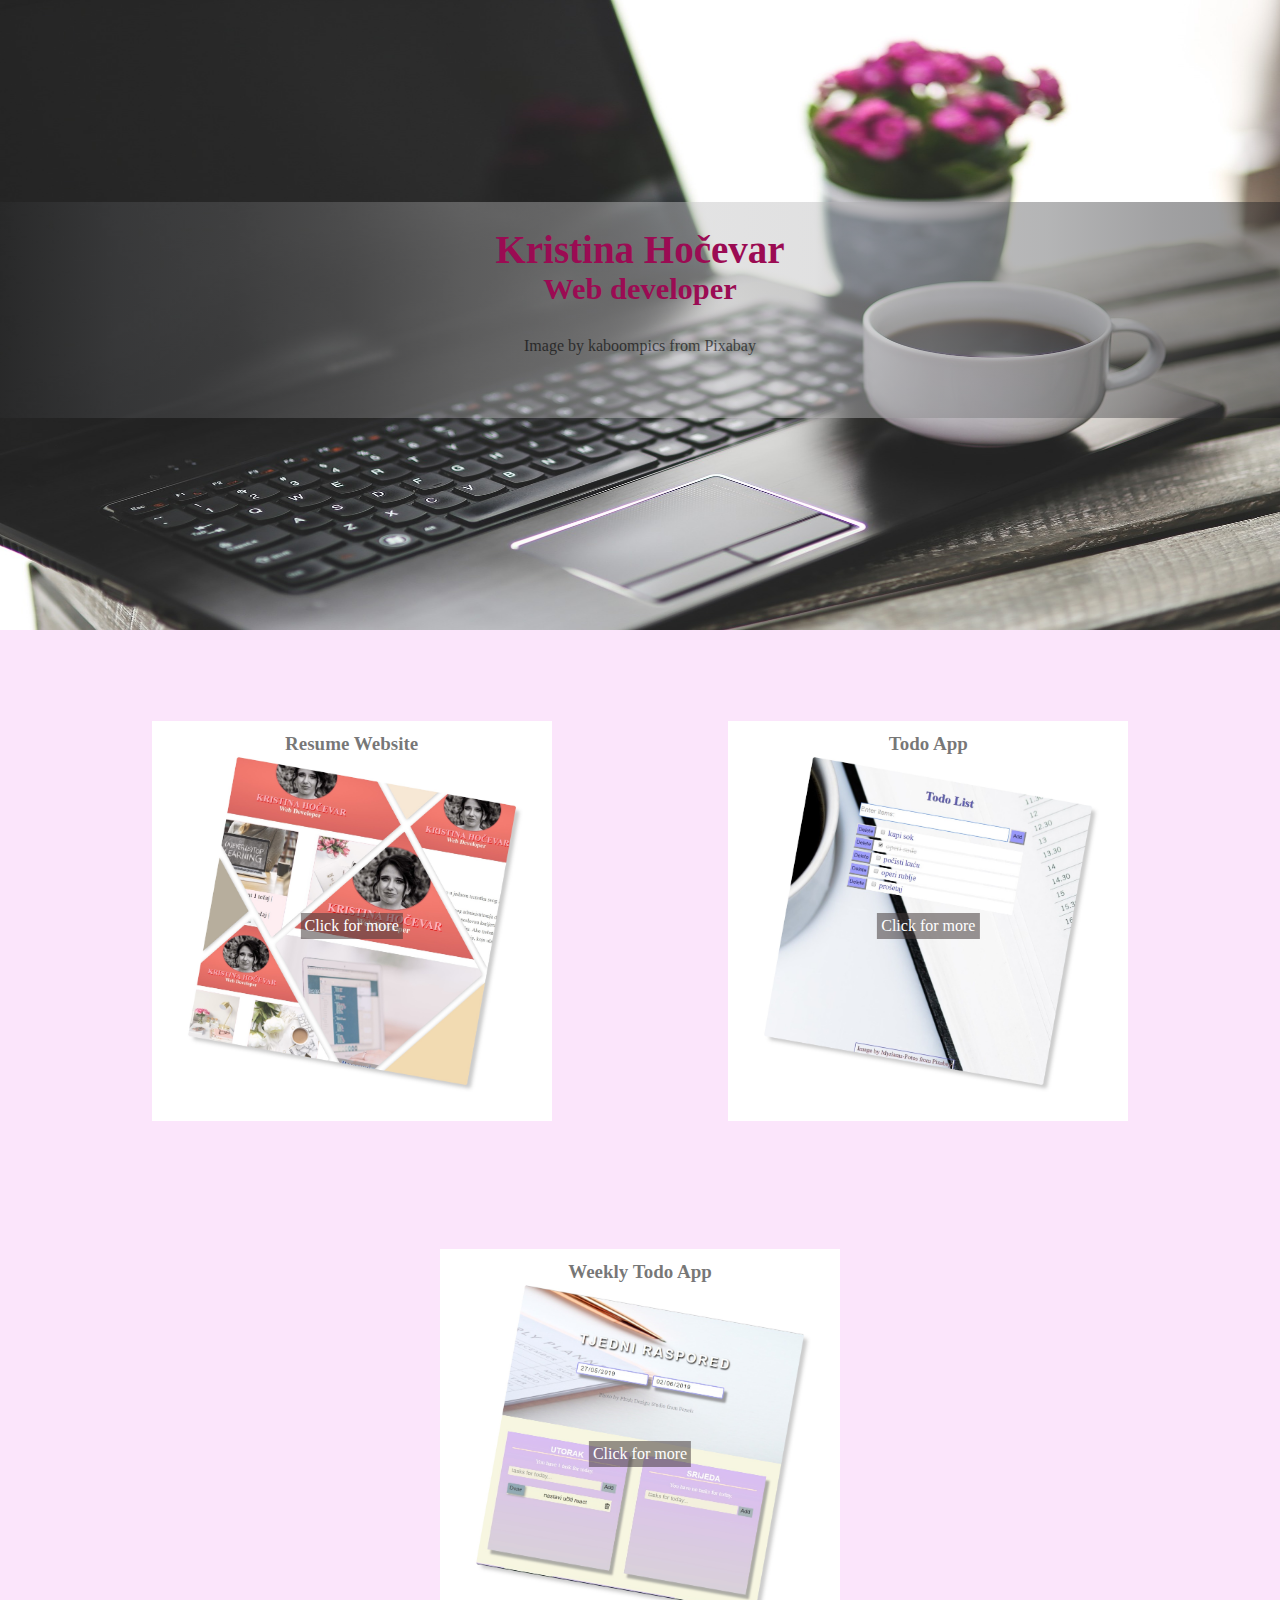
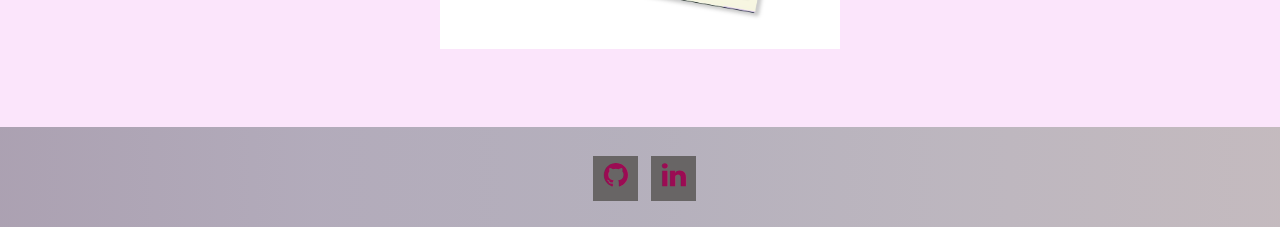
<file: templates/index.html>
<!DOCTYPE html>
<html lang="hr">
  <head>
    <meta charset="UTF-8">
    <meta name="description" content="web development portfolio website">
    <meta name="viewport" content="width=device-width, initial-scale=1.0">
    <link href="https://fonts.googleapis.com/css?family=Sarabun" rel="stylesheet">
    <link rel="stylesheet" href="https://use.fontawesome.com/releases/v5.8.1/css/all.css" 
     integrity="sha384-50oBUHEmvpQ+1lW4y57PTFmhCaXp0ML5d60M1M7uH2+nqUivzIebhndOJK28anvf" crossorigin="anonymous">
    <link href="https://cdnjs.cloudflare.com/ajax/libs/font-awesome/4.7.0/css/font-awesome.min.css" rel="stylesheet">
    <link href="../assets/css/style.css" rel="stylesheet">

    <title>Portfolio | Kristina H.</title>
  </head>
  <body>
      <header >
        <img id="header-img" src="../assets/img/break.jpg" alt="Profile picture">
        <div class="header-text">
                <h2>Kristina Hočevar</h2>
                <h3>Web developer</h3>
                <br>
                <p class="pixabay">Image by kaboompics from Pixabay</p>
            </div>
      </header>

      <main >
        <div class="portfolio-item">
            <a href="resume.html">
              <p class="portfolio-item-title">Resume Website</p>
              <img class="portfolio-item-img" src="../assets/img/životopis-kolaž.jpg" alt="portfolio-životopis">
              <div class="portfolio-item-text">Click for more</div>
           </a>
        </div>
               
        <div class="portfolio-item">
            <a href="todo.html">
              <p class="portfolio-item-title">Todo App</p>
              <img class="portfolio-item-img" src="../assets/img/todo.jpg" alt="portfolio-app">
              <div class="portfolio-item-text">Click for more</div>
            </a>
        </div>

         <div class="portfolio-item">
            <a href="weekly.html">
              <p class="portfolio-item-title">Weekly Todo App</p>
              <img class="portfolio-item-img" src="../assets/img/weekly-kolaž.jpg" alt="portfolio-app">
              <div class="portfolio-item-text">Click for more</div>
            </a>
         </div>
     </main>

    <footer >
        <a href="https://github.com/kristinahocevar" class="fa fa-github" target="_blank"></a>
        <a href="https://www.linkedin.com/in/kristina-h-695a746b" class="fa fa-linkedin" target="_blank"></a>  
    </footer>
  </body>
</html>
</file>
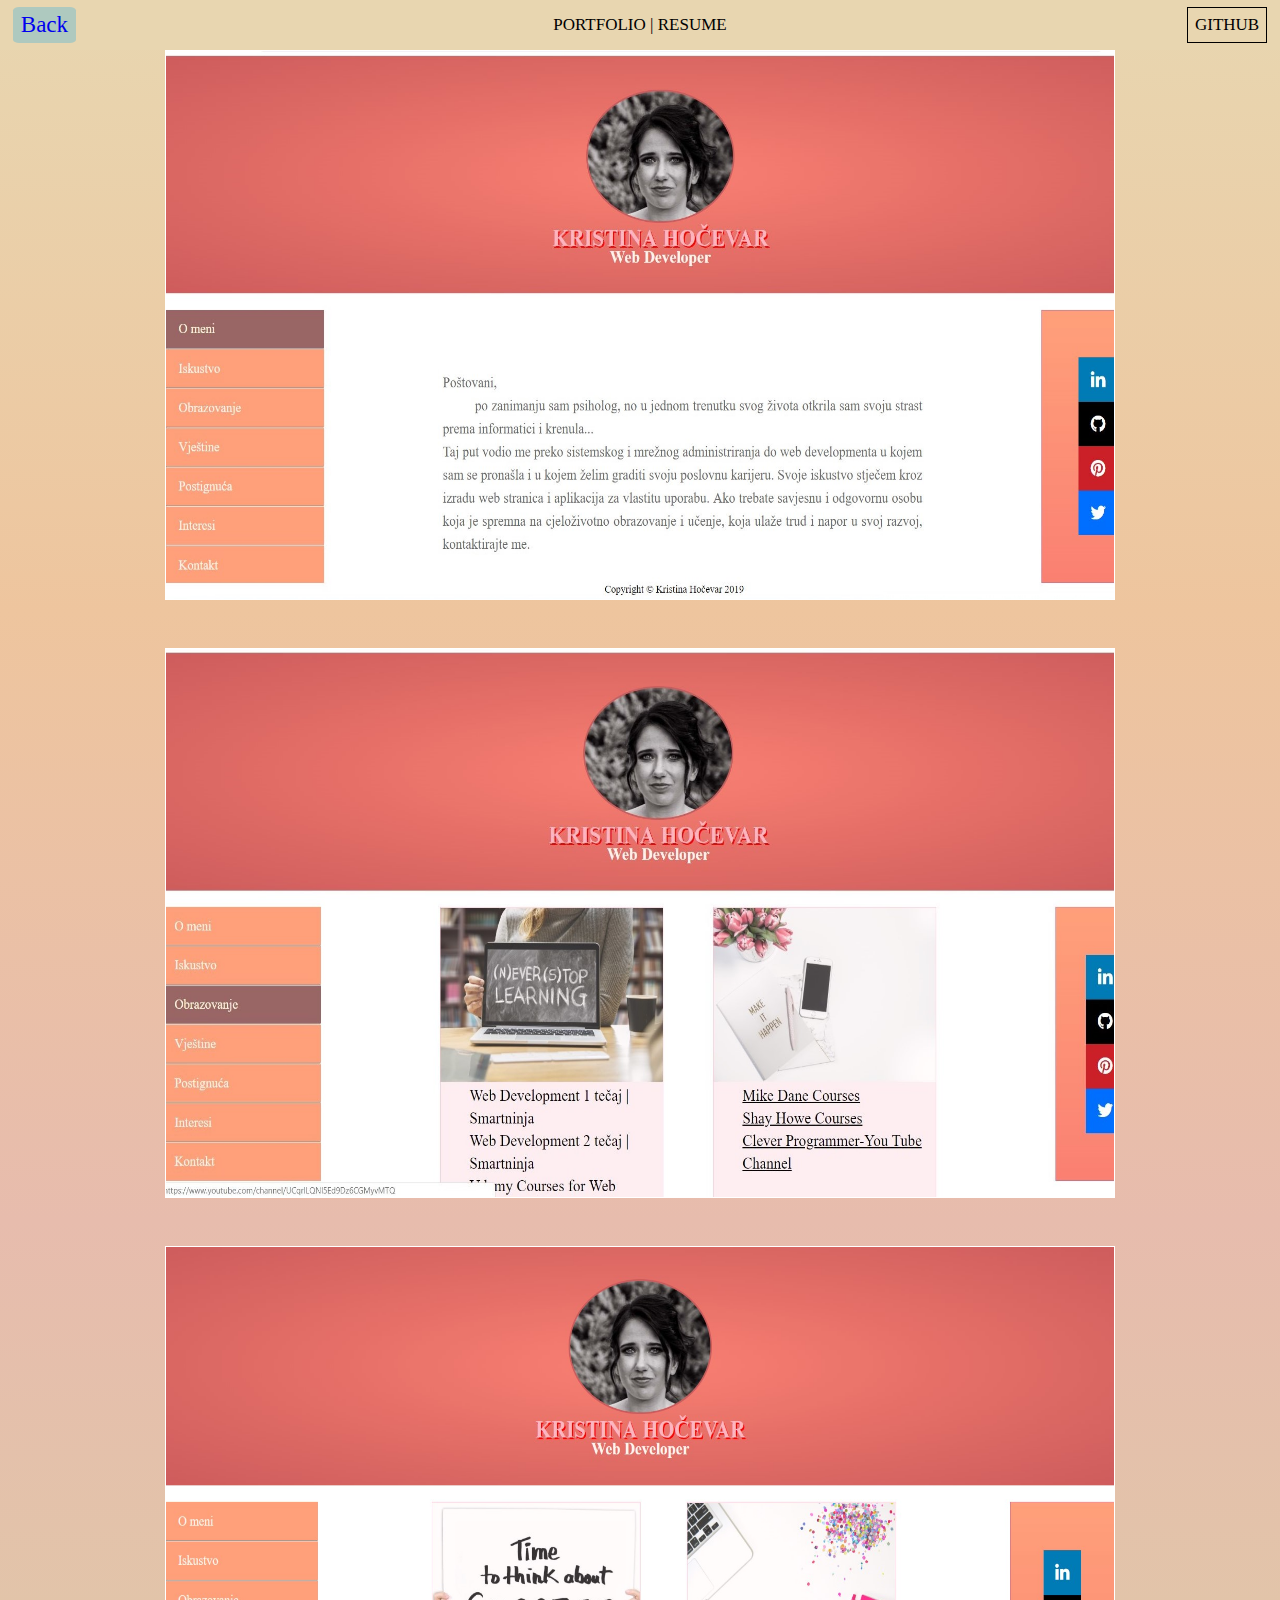
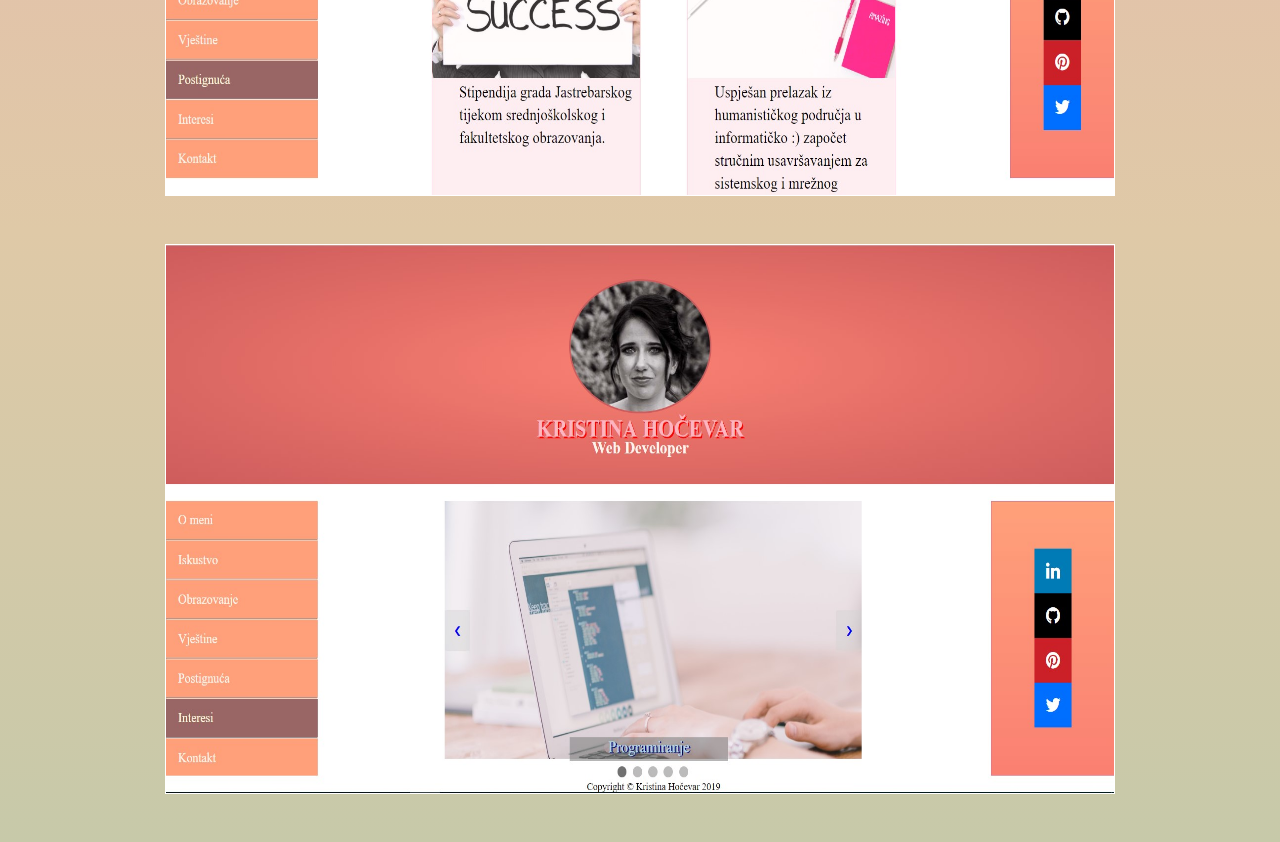
<file: templates/resume.html>
<!DOCTYPE html>
<html lang="hr">
  <head>
    <meta charset="UTF-8">
    <meta name="description" content="web development portfolio website">
    <meta name="viewport" content="width=device-width, initial-scale=1.0">
    <link href="https://fonts.googleapis.com/css?family=Sarabun" rel="stylesheet">
    <link rel="stylesheet" href="https://use.fontawesome.com/releases/v5.8.1/css/all.css" 
     integrity="sha384-50oBUHEmvpQ+1lW4y57PTFmhCaXp0ML5d60M1M7uH2+nqUivzIebhndOJK28anvf" crossorigin="anonymous">
    <link href="https://cdnjs.cloudflare.com/ajax/libs/font-awesome/4.7.0/css/font-awesome.min.css" rel="stylesheet">
    <link href="../assets/css/gallery.css" rel="stylesheet">

    <title>Portfolio | Resume</title>
  </head>
  <body>
      <ul id="navbar">
          <span><li id="back"><a  href="index.html">Back</a></li></span>
          <span><li class="title">PORTFOLIO | RESUME</li></span>
          <span><a class="git" href="https://github.com/kristinahocevar" target="_blank" >GITHUB</a></span>
      </ul>
          
      <div class="img-grid" >
            <img class="resume-img" src="../assets/img/životopis1.jpg" alt="životopis-slika1">
            <img class="resume-img" src="../assets/img/životopis3.jpg" alt="životopis-slika2">
            <img class="resume-img" src="../assets/img/životopis5.jpg" alt="životopis-slika4">
            <img class="resume-img" src="../assets/img/životopis6.jpg" alt="životopis-slika5">
      </div>
  </body>
</html>
</file>
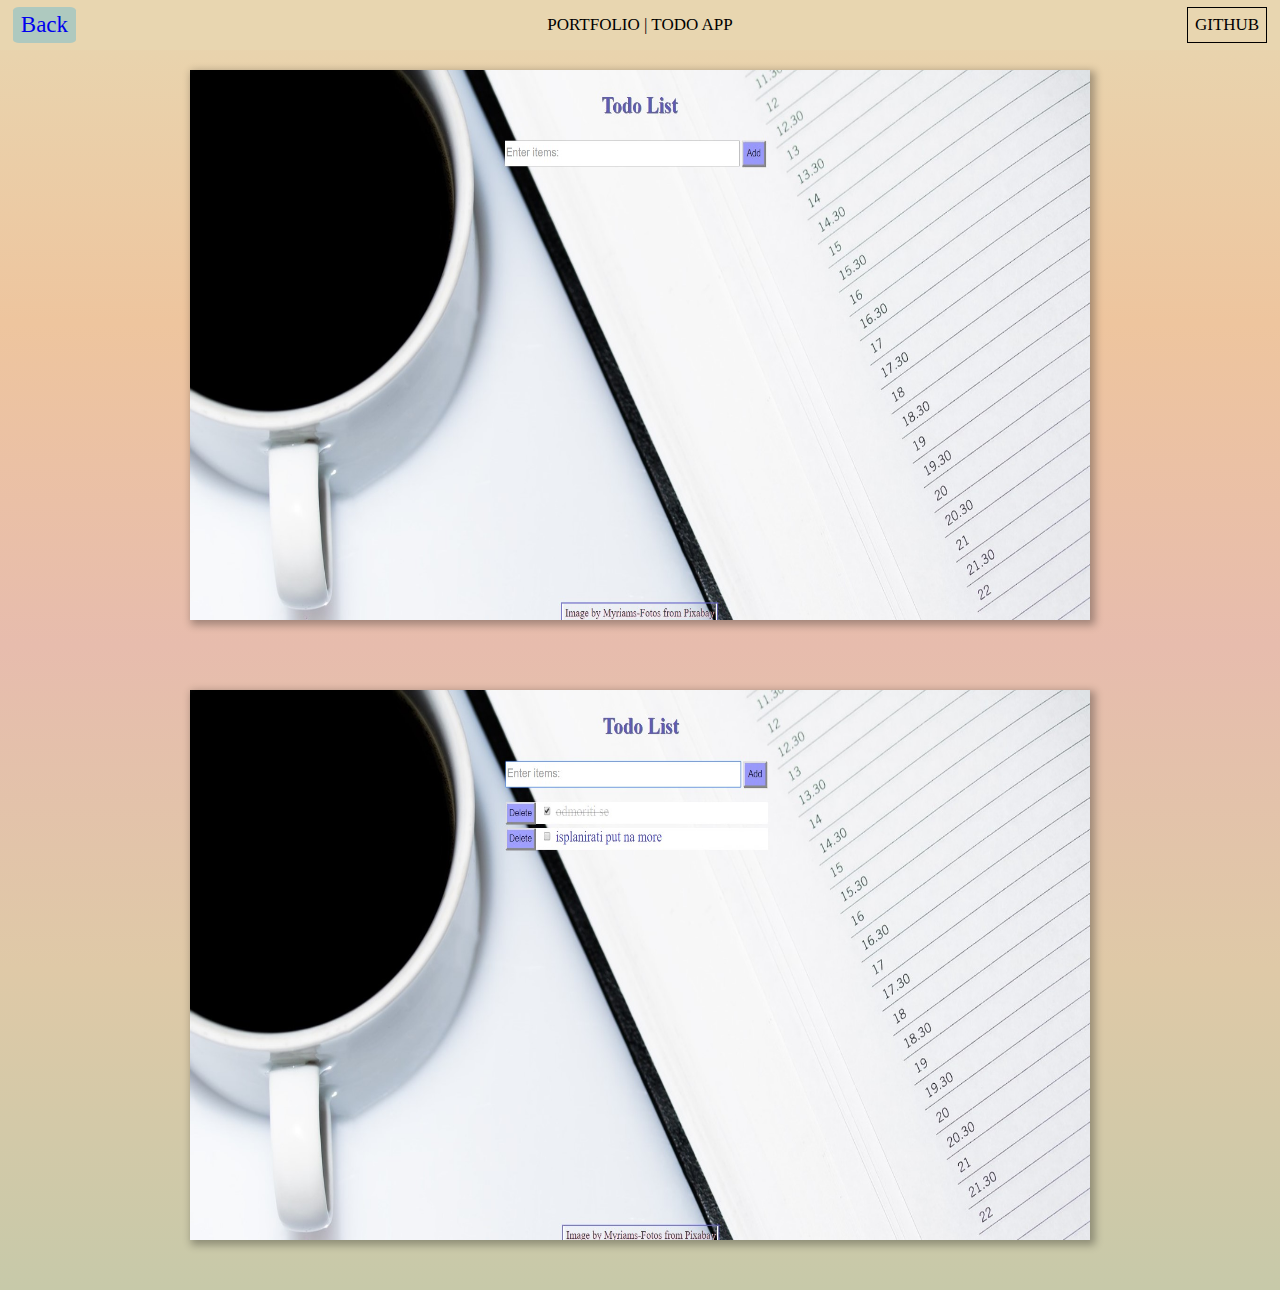
<file: templates/todo.html>
<!DOCTYPE html>
<html lang="hr">
  <head>
    <meta charset="UTF-8">
    <meta name="description" content="web development portfolio website">
    <meta name="viewport" content="width=device-width, initial-scale=1.0">
    <link href="https://fonts.googleapis.com/css?family=Sarabun" rel="stylesheet">
    <link rel="stylesheet" href="https://use.fontawesome.com/releases/v5.8.1/css/all.css" 
     integrity="sha384-50oBUHEmvpQ+1lW4y57PTFmhCaXp0ML5d60M1M7uH2+nqUivzIebhndOJK28anvf" crossorigin="anonymous">
    <link href="https://cdnjs.cloudflare.com/ajax/libs/font-awesome/4.7.0/css/font-awesome.min.css" rel="stylesheet">
    <link href="../assets/css/gallery.css" rel="stylesheet">

    <title>Portfolio | Todo App</title>
  </head>
  <body>
      <div id="navbar">
          <span><li id="back"><a  href="index.html">Back</a></li></span>
          <span><li class="title">PORTFOLIO | TODO APP</li></span>
          <span><a class="git" href="https://github.com/kristinahocevar" target="_blank" >GITHUB</a></span>
      </div>
      
      <div class="img-grid" >
            <img class="img-todo" src="../assets/img/todo1.jpg" alt="todo-app-slika1">
            <img class="img-todo" src="../assets/img/todo2.jpg" alt="todo-app-slika2">
      </div>
  </body>
</file>
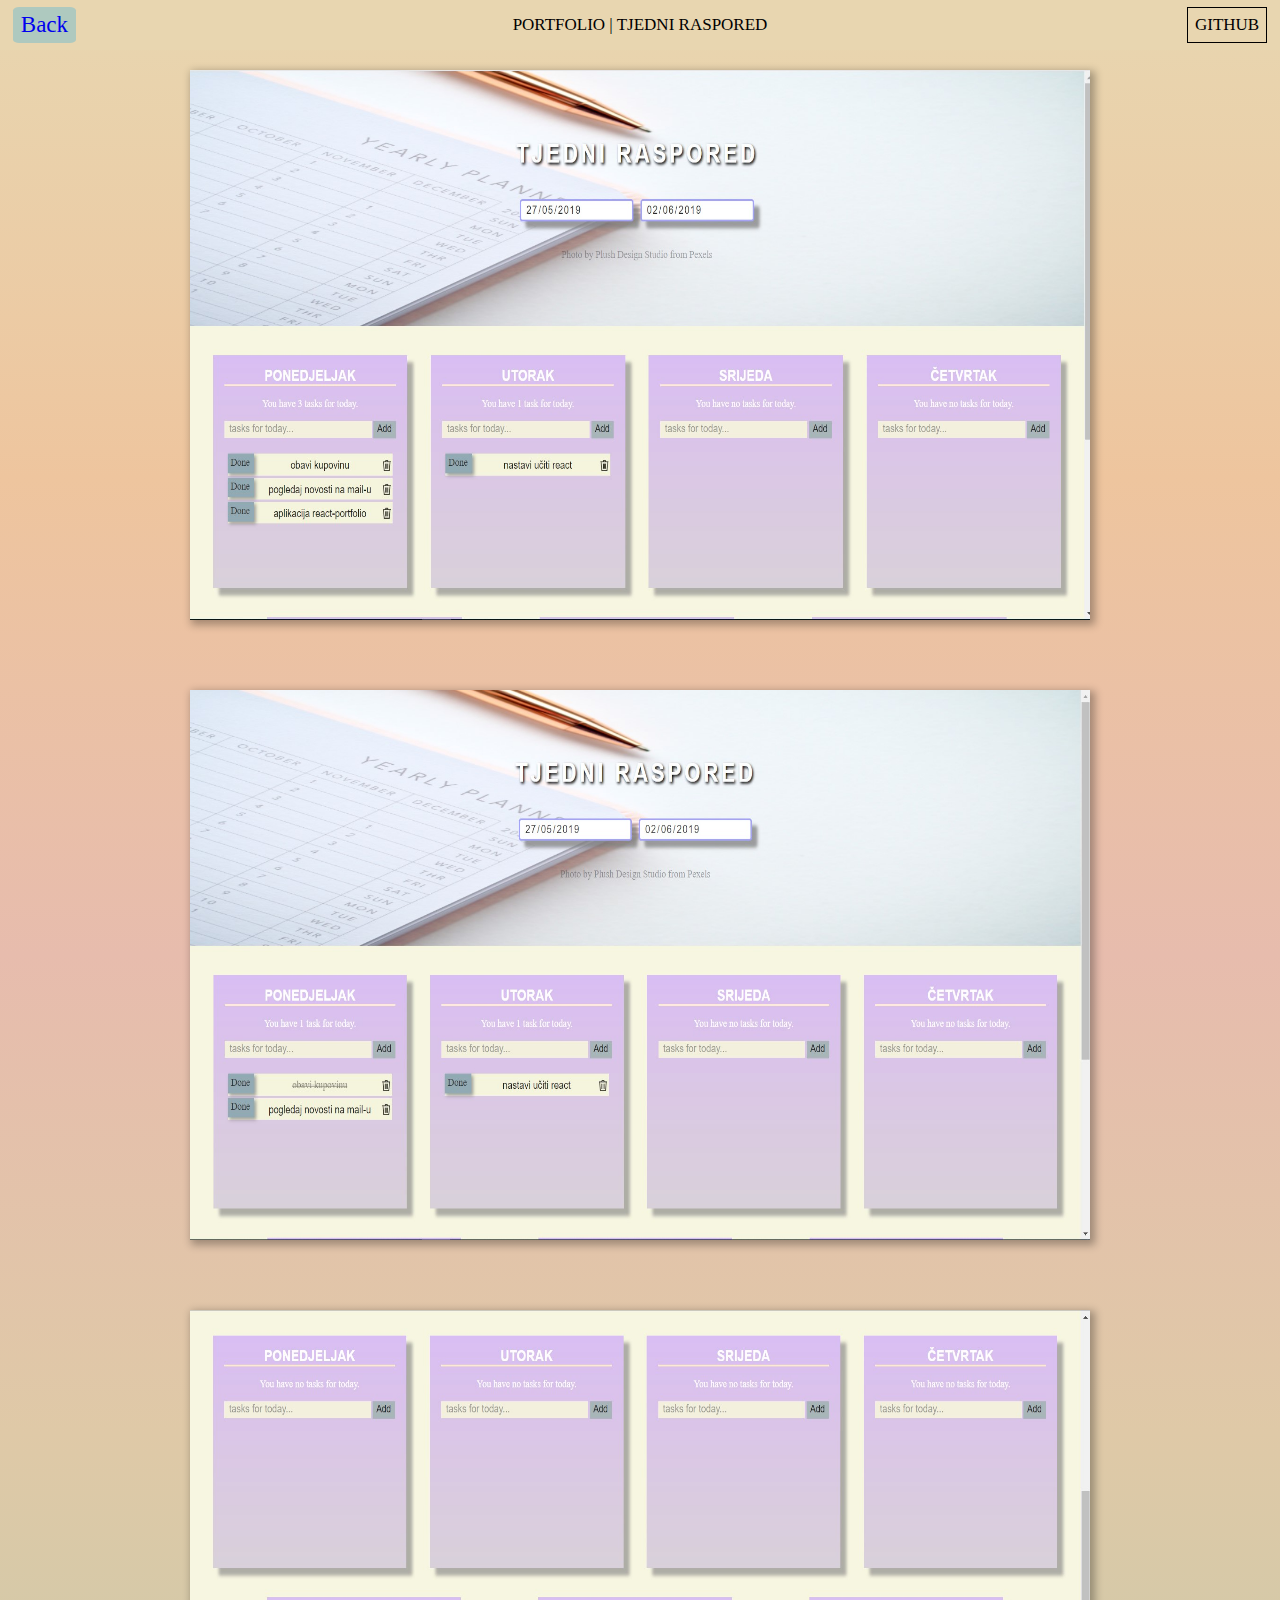
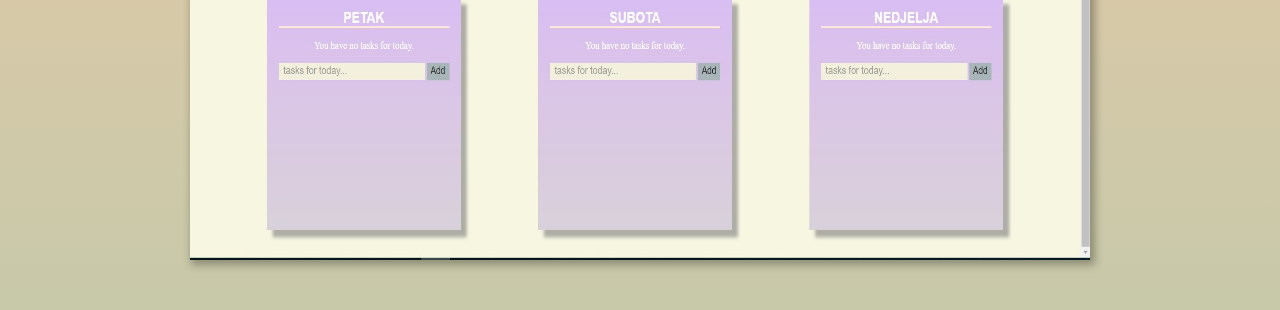
<file: templates/weekly.html>
<!DOCTYPE html>
<html lang="hr">
  <head>
    <meta charset="UTF-8">
    <meta name="description" content="web development portfolio website">
    <meta name="viewport" content="width=device-width, initial-scale=1.0">
    <link href="https://fonts.googleapis.com/css?family=Sarabun" rel="stylesheet">
    <link rel="stylesheet" href="https://use.fontawesome.com/releases/v5.8.1/css/all.css" 
     integrity="sha384-50oBUHEmvpQ+1lW4y57PTFmhCaXp0ML5d60M1M7uH2+nqUivzIebhndOJK28anvf" crossorigin="anonymous">
    <link href="https://cdnjs.cloudflare.com/ajax/libs/font-awesome/4.7.0/css/font-awesome.min.css" rel="stylesheet">
    <link href="../assets/css/gallery.css" rel="stylesheet">
    <title>Portfolio | Weekly App</title>
  </head>
  <body>
    <div id="navbar">
        <span><li id="back"><a  href="index.html">Back</a></li></span>
        <span><li class="title">PORTFOLIO | TJEDNI RASPORED</li></span>
        <span><a class="git" href="https://github.com/kristinahocevar" target="_blank" >GITHUB</a></span>
    </div>
    
    <div class="img-grid" >
          <img class="weekly-img" src="../assets/img/weekly.jpg" alt="weekly-app-slika1">
          <img class="weekly-img" src="../assets/img/weekly2.jpg" alt="weekly-app-slika2">
          <img class="weekly-img" src="../assets/img/weekly3.jpg" alt="weekly-app-slika3">
    </div>
  </body>
</html>
</file>
<file: assets/css/style.css>
* {
  box-sizing: border-box;
  margin: 0;
  padding: 0;
}
  
body {
  width: 100%;
  height: auto;
  display: flex; 
  flex-direction: column;
  overflow-x: hidden;
  background-color: rgba(238, 130, 238, 0.212);
}

header{
  padding-bottom: 6%;
  position: relative;
  width: 100%;
}

#header-img {
  width: 100%;
  height: 70vh;
  margin-bottom: 10px;
}

.header-text {
  text-align: center;
  font-size: 26px;
  background-image: linear-gradient(to right, #43464a1f, #6365694b, #85868941, #a9a9ab48, #cdcdce56, #c8c8c969, 
  #c4c4c57a, #bfbfc079, #91919398, #6566687c, #3d3d407c, #18191c75);
  color: rgb(155, 11, 83);
  position: absolute;
  top: 28%;
  padding: 2%;
  height: 30%;
  width: 100%;
}

.fa-linkedin {
  text-align: center;
  position: relative;
  display: inline-block;
  width: 45px;
  height: 45px;
  padding: 5px;
  margin: 0 auto;
  background-color:  rgb(104, 101, 101);
  color: rgb(155, 11, 83);
  text-decoration: none;
  font-size: 28px;
}

.fa-github {
  text-align: center;
  display: inline-block;
  position: relative;
  width: 45px;
  height: 45px;
  padding: 5px;
  margin: 9px;
  background-color:  rgb(104, 101, 101);
  color: rgb(155, 11, 83);
  text-decoration: none;
  font-size: 28px;
}

.pixabay {
  font-size: 16px;
  color: black;
  opacity: 0.6;
}

main {
  display: flex;
  flex-direction: row;
  width: 100%;
  flex-wrap: wrap;
  justify-content: space-evenly;
}  

.portfolio-item {
  display: flex;
  flex-direction: column;
  align-items: center;
  position: relative;
  flex-basis: 450px;
  max-height: 400px;
  margin-bottom: 10%;
}

.portfolio-item-title {
  text-decoration: none;
  font-size: 19px;
  font-weight: bold;
  color: rgba(0, 0, 0, 0.548);
  position: absolute;
  top: 3%;  /* position the top  edge of the element at the 3% of the parent */
  left: 50%; /* position the left edge of the element at the middle of the parent */
  transform: translate(-50%); 
}

/*moraš i tu zadati širinu*/
.portfolio-item-img {
  flex-basis: 450px;
  max-height: 400px;  
 }

.portfolio-item-text {
  position: absolute;
  top: 48%;
  left: 50%;
  transform: translate(-50%); 
  color: white;
  background-color: rgba(66, 57, 57, 0.541);
  padding: 4px;
}

footer {
  margin-top: -50px;
  background-image: linear-gradient(to right, #3a404969, #44535965, #5467666b, #6b79706e, #878b7c79);
  height: 100px;
  padding: 20px;
  text-align: center;
}

footer p {
  margin-top: 15px;
  display: inline-block;
}

@media only screen and (max-width: 400px) {
  #header-img {height: 35vh;}
  .header-text {font-size: 23px; top: 19%; height: 50%;}
  .pixabay {font-size: 15px;}
  .portfolio-item {margin: 35px 10px;}
  .portfolio-item-img { width: 300px;}
  footer {margin-top: 40px;}
}

@media only screen and (max-width: 768px) {
  #header-img {height: 45vh;}
  .portfolio-item-img { width: 380px;}
}
</file>
<file: assets/css/gallery.css>
* {
  box-sizing: border-box;
  margin: 0;
  padding: 0;
}
  

body {
  width: 100%;
  height: auto;
  background-image: linear-gradient(to bottom, #e8d6b0, #eec59e, #e7bcad, #dfc9a7, #c7c9a9);
} 

#navbar{
  position: sticky;
  top: 0;
  display: flex; 
  flex-direction: row;
  justify-content: space-around;
  align-items: center;
  height: 50px;
  width: 100%;
  background-color: #e8d6b0 ;
}


 #back {
  position: absolute;
  top: 50%;
  transform: translateY(-50%);
  left: 1%;
  width: 63px;
  padding: 5px 8px;
  font-size: 23px;
  list-style: none;
  border-radius: 10%;
  background-color: rgb(174, 201, 191);
}

 #back a {
  text-decoration: none;
}

.title {
    text-decoration: none;
    list-style: none;
    padding: 5px;
    font-size: 17px;
    color: black;
}

.git {
  position: absolute;
  right: 1%;
  position: absolute;
  top: 50%;
  transform: translateY(-50%);
  text-decoration: none;
  font-size: 17px;
  color:black;
  border: 1px solid black;
  padding: 7px;
} 



  .img-grid {
    width: 100%;
    height: auto;
    display: flex; 
    flex-direction: row;
    flex-wrap: wrap;
    align-items: center;
    justify-content: space-evenly;
    align-content: space-between; 
  } 
  
  .weekly-img {
    margin-top: 20px;
    margin-bottom: 50px;
    min-width: 60%;
    max-width: 900px;
    height: 550px;
    box-shadow: 3px 3px 8px 2px rgba(0,0,0,0.3); 
  }
 

  .img-todo {
    margin-top: 20px;
    margin-bottom: 50px;
    min-width: 49%;
    max-width: 900px;
    height: 550px;
    box-shadow: 3px 3px 8px 2px rgba(0,0,0,0.3); 
  }

  .resume-img {
    margin: 0 0px 48px 0px;
    min-width: 49%;
    max-width: 950px;
    height: 550px;
    border: 1px solid white; 
  }

  @media only screen and (max-width: 768px) {
    #back {width: 48px; font-size: 16px; }
    .title {font-size: 13px; }
    .git {font-size: 11px; padding-left: 3px;} 
    .resume-img {width: 300px; height: 250px; }
    .img-todo {width: 300px; height: 250px; margin-bottom: 30px; }
    .weekly-img {width: 300px; height: 250px; margin-bottom: 30px;}
  }

  @media only screen and (width: 768px) {
    .resume-img {width: 600px; height: 340px; }
    .img-todo {width: 600px; height: 340px; margin-bottom: 50px;}
    .weekly-img {width: 600px; height: 340px; margin-bottom: 50px;}
  }
</file>
